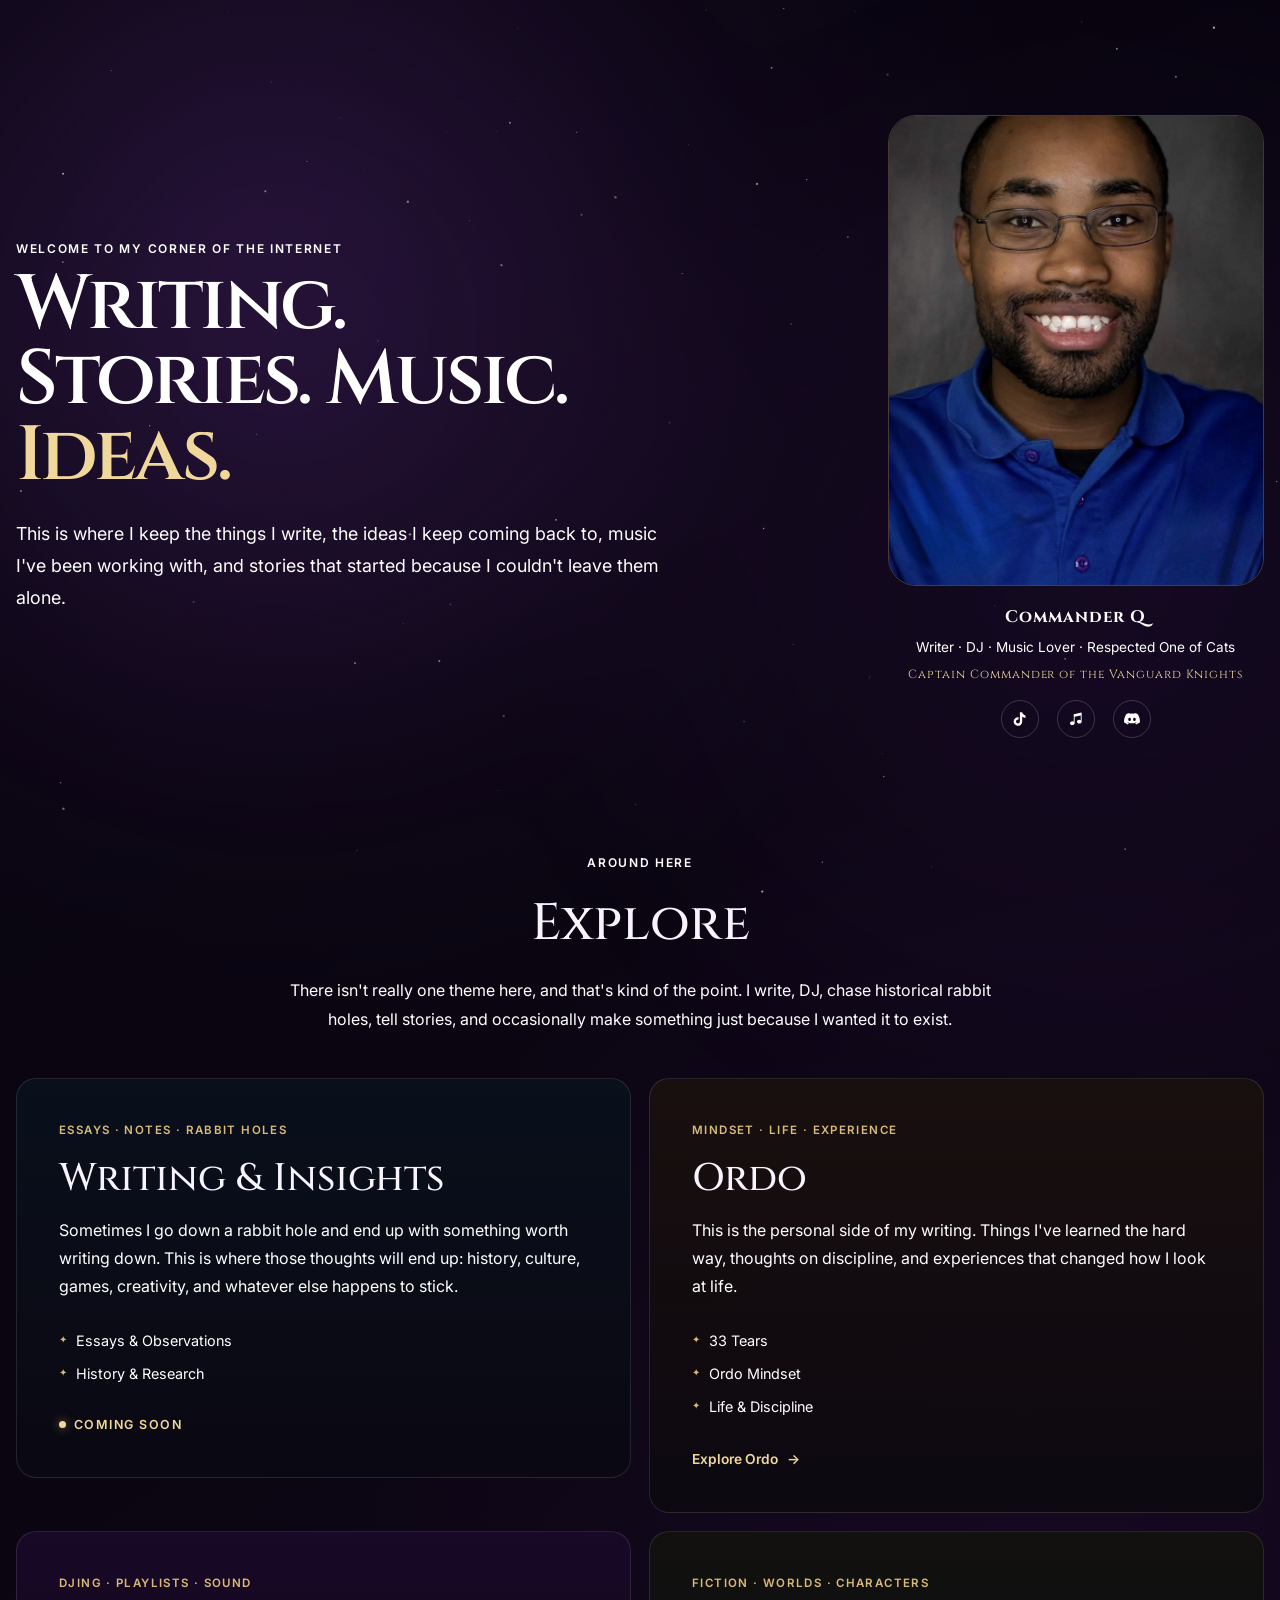
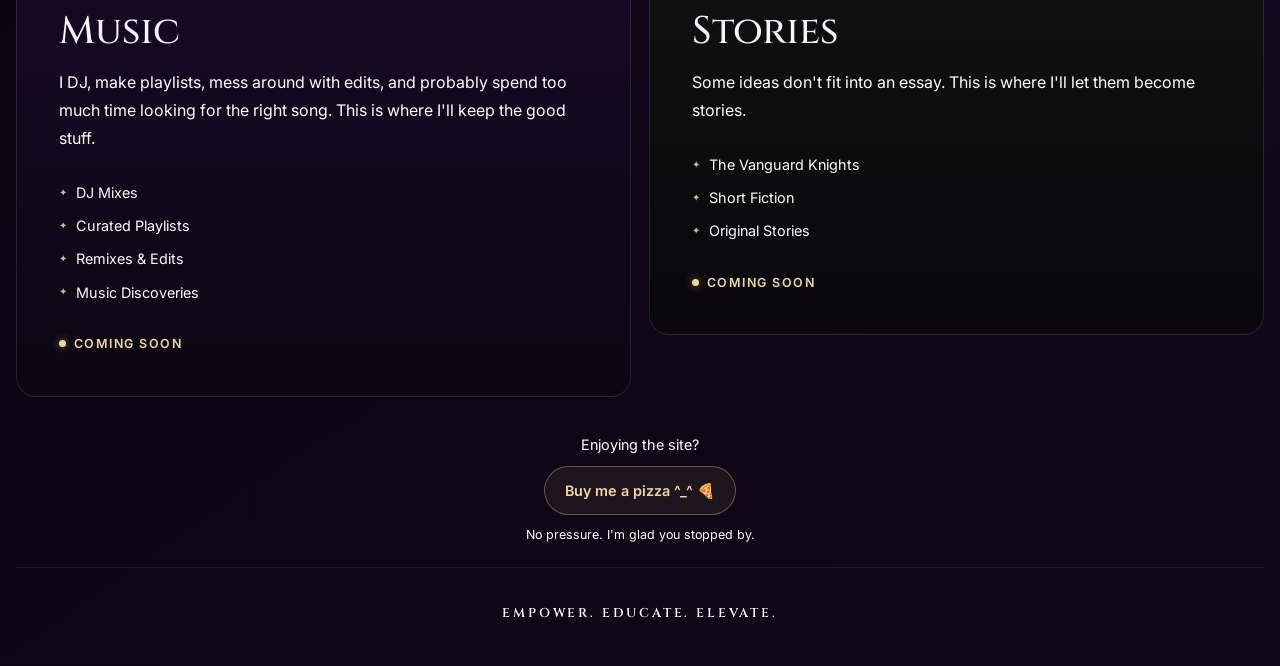
<file: index.html>
<!DOCTYPE html>
<html lang="en">
<head>
  <meta charset="UTF-8" />
  <meta name="viewport" content="width=device-width, initial-scale=1.0" />
  <meta name="theme-color" content="#090611" />

  <meta
    name="description"
    content="Commander Q's personal space for writing, ideas, stories, Ordo Mindset, DJ mixes, music, and creative work."
  />

  <title>Commander Q | Writing, Stories, Music & Ideas</title>

  <link rel="preconnect" href="https://fonts.googleapis.com" />
  <link rel="preconnect" href="https://fonts.gstatic.com" crossorigin />

  <link
    href="https://fonts.googleapis.com/css2?family=Cinzel:wght@500;600;700&family=Inter:wght@400;500;600&display=swap"
    rel="stylesheet"
  />

  <link rel="stylesheet" href="style.css" />

  <style>

    /* TEXT */

    .hero-home,
    .hero-home p,
    .archive-intro p,
    .archive-card p,
    .archive-list,
    .portrait-caption span,
    .portrait-role,
    .support-kicker,
    .support-note {
      color: #ffffff;
    }


    /* HERO */

    .hero-home {
      display: grid;
      grid-template-columns: minmax(0, 1.35fr) minmax(260px, 0.65fr);
      gap: clamp(36px, 7vw, 90px);
      align-items: center;
      min-height: 720px;
      padding-block: clamp(70px, 9vw, 120px);
    }

    .hero-home .hero-copy {
      max-width: 850px;
      margin: 0;
      text-align: left;
    }

    .hero-home h1 {
      margin: 0 0 24px;
      font-size: clamp(3rem, 6vw, 6.2rem);
      font-weight: 600;
      line-height: 0.98;
      letter-spacing: -0.04em;
    }

    .hero-home h1 span {
      color: var(--gold-bright);
    }

    .hero-home .hero-text {
      max-width: 670px;
      margin: 0;
      color: #ffffff;
      font-size: clamp(1rem, 1.4vw, 1.15rem);
      line-height: 1.8;
    }


    /* HEADSHOT */

    .hero-portrait-wrap {
      width: min(100%, 390px);
      margin-inline: auto;
      text-align: center;
    }

    .hero-portrait {
      display: block;
      width: 100%;
      aspect-ratio: 4 / 5;
      object-fit: cover;
      object-position: center;
      border: 1px solid rgba(217, 187, 119, 0.28);
      border-radius: 28px;
      box-shadow: none;
      filter: saturate(0.92) contrast(1.03);
    }

    .portrait-caption {
      width: 100%;
      margin-top: 18px;
      text-align: center;
    }

    .portrait-caption strong {
      display: block;
      font-family: "Cinzel", serif;
      font-size: 1.05rem;
      letter-spacing: 0.06em;
    }

    .portrait-caption span {
      display: block;
      margin-top: 6px;
      color: #ffffff;
      font-size: 0.85rem;
      text-align: center;
    }

    .portrait-role {
      margin-top: 8px;
      color: var(--gold-bright);
      font-family: "Cinzel", serif;
      font-size: 0.74rem;
      letter-spacing: 0.08em;
      line-height: 1.5;
      text-align: center;
    }


    /* SOCIAL GLYPHS */

    .profile-socials {
      display: flex;
      justify-content: center;
      align-items: center;
      gap: 18px;
      margin-top: 16px;
    }

    .profile-socials a {
      display: inline-flex;
      align-items: center;
      justify-content: center;
      width: 38px;
      height: 38px;
      color: #ffffff;
      border: 1px solid rgba(255, 255, 255, 0.18);
      border-radius: 50%;
      text-decoration: none;
      transition:
        color 0.25s ease,
        border-color 0.25s ease,
        background 0.25s ease,
        transform 0.25s ease;
    }

    .profile-socials a:hover {
      color: var(--gold-bright);
      border-color: rgba(217, 187, 119, 0.55);
      background: rgba(217, 187, 119, 0.08);
      transform: translateY(-2px);
    }

    .profile-socials svg {
      width: 18px;
      height: 18px;
      fill: currentColor;
    }


    /* INTRO */

    .archive-intro {
      padding: 0 0 28px;
      text-align: center;
    }

    .archive-intro h2 {
      margin-bottom: 12px;
      font-size: clamp(2rem, 4vw, 3.7rem);
      font-weight: 500;
    }

    .archive-intro p:not(.eyebrow) {
      max-width: 720px;
      margin-inline: auto;
      color: #ffffff;
      line-height: 1.8;
    }


    /* CARDS */

    .archive-grid {
      grid-template-columns: repeat(2, minmax(0, 1fr));
      padding-bottom: 22px;
    }

    .archive-card {
      min-height: 360px;
      align-items: flex-start;
      text-align: left;
    }

    .archive-card h2 {
      max-width: none;
    }

    .archive-card p {
      max-width: 620px;
      color: #ffffff;
      line-height: 1.75;
    }

    .archive-list {
      display: grid;
      gap: 10px;
      width: 100%;
      margin: -5px 0 30px;
      padding: 0;
      list-style: none;
      color: #ffffff;
      font-size: 0.9rem;
    }

    .archive-list li {
      display: flex;
      gap: 9px;
      align-items: center;
    }

    .archive-list li::before {
      content: "✦";
      color: var(--gold);
      font-size: 0.65rem;
    }

    .writing-card {
      background:
        linear-gradient(
          rgba(8, 17, 28, 0.86),
          rgba(10, 8, 18, 0.9)
        ),
        var(--panel);
    }

    .ordo-card {
      background:
        linear-gradient(
          rgba(28, 18, 10, 0.76),
          rgba(12, 8, 17, 0.92)
        ),
        var(--panel);
    }

    .music-card {
      background:
        linear-gradient(
          rgba(27, 9, 42, 0.82),
          rgba(11, 7, 18, 0.94)
        ),
        var(--panel);
    }

    .stories-card {
      background:
        linear-gradient(
          rgba(18, 20, 13, 0.8),
          rgba(9, 8, 13, 0.95)
        ),
        var(--panel);
    }


    /* COMING SOON */

    .coming-soon {
      display: inline-flex;
      align-items: center;
      gap: 8px;
      margin-top: auto;
      color: var(--gold-bright);
      font-size: 0.78rem;
      font-weight: 600;
      letter-spacing: 0.12em;
      text-transform: uppercase;
    }

    .coming-soon::before {
      content: "";
      width: 7px;
      height: 7px;
      border-radius: 50%;
      background: var(--gold-bright);
      box-shadow: 0 0 10px rgba(217, 187, 119, 0.6);
    }


    /* SUPPORT */

    .support-section {
      grid-column: 1 / -1;
      width: 100%;
      margin-top: 10px;
      padding-top: 8px;
      text-align: center;
    }

    .support-kicker {
      margin: 0 0 10px;
      color: #ffffff;
      font-size: 0.9rem;
    }

    .support-button {
      display: inline-flex;
      align-items: center;
      justify-content: center;
      padding: 12px 20px;
      color: var(--gold-bright);
      border: 1px solid rgba(217, 187, 119, 0.4);
      border-radius: 999px;
      background: rgba(217, 187, 119, 0.08);
      font-size: 0.9rem;
      font-weight: 600;
      text-decoration: none;
      transition:
        background 0.25s ease,
        border-color 0.25s ease,
        transform 0.25s ease;
    }

    .support-button:hover {
      background: rgba(217, 187, 119, 0.14);
      border-color: var(--gold-bright);
      transform: translateY(-2px);
    }

    .support-note {
      margin: 10px 0 0;
      color: #ffffff;
      font-size: 0.78rem;
    }


    /* FOOTER */

    .site-footer {
      margin-top: 0;
      padding: 36px 20px 42px;
      text-align: center;
      border-top: 1px solid rgba(255, 255, 255, 0.08);
    }

    .footer-motto {
      display: inline-block;
      margin: 0;
      color: #ffffff;
      font-family: "Cinzel", serif;
      font-size: clamp(0.78rem, 1.4vw, 0.95rem);
      font-weight: 600;
      letter-spacing: 0.22em;
      text-transform: uppercase;

      background:
        linear-gradient(
          110deg,
          #ffffff 0%,
          #ffffff 40%,
          var(--gold-bright) 47%,
          #f5dea0 50%,
          var(--gold-bright) 53%,
          #ffffff 60%,
          #ffffff 100%
        );

      background-size: 300% 100%;
      background-position: 100% 0;

      -webkit-background-clip: text;
      background-clip: text;
      -webkit-text-fill-color: transparent;

      animation: footer-shimmer 3s ease-in-out infinite;
    }

    @keyframes footer-shimmer {

      0%,
      62% {
        background-position: 100% 0;
      }

      100% {
        background-position: -100% 0;
      }

    }


    /* REDUCED MOTION */

    @media (prefers-reduced-motion: reduce) {

      .footer-motto {
        animation: none;
        background: none;
        color: #ffffff;
        -webkit-text-fill-color: #ffffff;
      }

    }


    /* TABLET */

    @media (max-width: 960px) {

      .hero-home {
        grid-template-columns: 1fr;
        min-height: auto;
        padding-block: 72px;
      }

      .hero-home .hero-copy {
        margin-inline: auto;
        text-align: center;
      }

      .hero-home .hero-text {
        margin-inline: auto;
      }

      .hero-portrait-wrap {
        width: min(78vw, 350px);
      }

      .archive-grid {
        grid-template-columns: 1fr;
      }

    }


    /* MOBILE */

    @media (max-width: 680px) {

      .hero-home {
        padding-block: 60px;
      }

      .hero-home h1 {
        font-size: clamp(2.7rem, 13vw, 4.4rem);
      }

      .archive-card {
        min-height: 320px;
      }

      .archive-grid {
        padding-bottom: 16px;
      }

      .support-section {
        margin-top: 4px;
      }

      .site-footer {
        padding: 30px 18px 36px;
      }

      .footer-motto {
        letter-spacing: 0.14em;
      }

    }

  </style>
</head>

<body>

  <canvas id="starfield" aria-hidden="true"></canvas>
  <div class="ambient-glow" aria-hidden="true"></div>


  <main>


    <!-- HERO -->

    <section
      id="home"
      class="hero-home section-shell reveal"
    >

      <div class="hero-copy">

        <p class="eyebrow">
          Welcome to my corner of the internet
        </p>

        <h1>
          Writing.<br />
          Stories. Music.<br />
          <span>Ideas.</span>
        </h1>

        <p class="hero-text">
          This is where I keep the things I write, the ideas I keep
          coming back to, music I've been working with, and stories
          that started because I couldn't leave them alone.
        </p>

      </div>


      <div class="hero-portrait-wrap">

        <img
          class="hero-portrait"
          src="images/headshot.jpg"
          alt="Portrait of Commander Q"
        />

        <div class="portrait-caption">

          <strong>
            Commander Q
          </strong>

          <span>
            Writer · DJ · Music Lover · Respected One of Cats
          </span>

          <div class="portrait-role">
            Captain Commander of the Vanguard Knights
          </div>


          <!-- SOCIAL GLYPHS -->

          <div class="profile-socials">

            <a
              href="https://www.tiktok.com/@commandr_q"
              target="_blank"
              rel="noopener noreferrer"
              aria-label="Commander Q on TikTok"
              title="TikTok"
            >
              <svg viewBox="0 0 24 24" aria-hidden="true">
                <path d="M16.6 5.82A4.28 4.28 0 0 1 14.95 3h-3.08v12.4a2.59 2.59 0 1 1-2.59-2.59c.27 0 .53.04.78.12V9.79a5.7 5.7 0 1 0 4.89 5.64V9.14a7.35 7.35 0 0 0 4.3 1.38V7.44a4.3 4.3 0 0 1-2.65-1.62z"/>
              </svg>
            </a>

            <a
              href="https://music.apple.com/profile/cmdrq_music"
              target="_blank"
              rel="noopener noreferrer"
              aria-label="Commander Q on Apple Music"
              title="Apple Music"
            >
              <svg viewBox="0 0 24 24" aria-hidden="true">
                <path d="M19.5 3.4 9 5.55v10.02a3.45 3.45 0 0 0-1.9-.54c-1.72 0-3.1 1.12-3.1 2.5S5.38 20 7.1 20s3.1-1.12 3.1-2.5V9.05l8.1-1.65v6.17a3.45 3.45 0 0 0-1.9-.54c-1.72 0-3.1 1.12-3.1 2.5S14.68 18 16.4 18s3.1-1.12 3.1-2.5V3.4z"/>
              </svg>
            </a>

            <a
              href="discord://-/users/580454323927121920"
              aria-label="Commander Q on Discord"
              title="Discord: commander_q_3"
            >
              <svg viewBox="0 0 24 24" aria-hidden="true">
                <path d="M19.54 5.34A16.3 16.3 0 0 0 15.44 4l-.5 1.03a15.1 15.1 0 0 0-5.87 0L8.56 4a16.5 16.5 0 0 0-4.1 1.35C1.87 9.2 1.17 12.95 1.52 16.65a16.7 16.7 0 0 0 5.03 2.55l1.23-1.68a10.6 10.6 0 0 1-1.94-.93l.48-.37a11.65 11.65 0 0 0 11.36 0l.48.37a10.6 10.6 0 0 1-1.94.93l1.23 1.68a16.7 16.7 0 0 0 5.03-2.55c.41-4.29-.7-8-2.94-11.31zM8.76 14.55c-1 0-1.82-.92-1.82-2.05 0-1.14.8-2.06 1.82-2.06s1.84.93 1.82 2.06c0 1.13-.8 2.05-1.82 2.05zm6.48 0c-1 0-1.82-.92-1.82-2.05 0-1.14.8-2.06 1.82-2.06s1.84.93 1.82 2.06c0 1.13-.8 2.05-1.82 2.05z"/>
              </svg>
            </a>

          </div>

        </div>

      </div>

    </section>


    <!-- EXPLORE -->

    <section
      id="archive"
      class="archive-intro section-shell reveal"
    >

      <p class="eyebrow">
        Around Here
      </p>

      <h2>
        Explore
      </h2>

      <p>
        There isn't really one theme here, and that's kind of the point.
        I write, DJ, chase historical rabbit holes, tell stories,
        and occasionally make something just because I wanted it to exist.
      </p>

    </section>


    <!-- CARDS -->

    <section
      class="destination-section archive-grid section-shell reveal"
      aria-label="Explore the Commander Q website"
    >


      <!-- WRITING -->

      <div
        id="writing"
        class="destination-card archive-card writing-card"
      >

        <span class="destination-label">
          Essays · Notes · Rabbit Holes
        </span>

        <h2>
          Writing &amp; Insights
        </h2>

        <p>
          Sometimes I go down a rabbit hole and end up with something
          worth writing down. This is where those thoughts will end up:
          history, culture, games, creativity, and whatever else
          happens to stick.
        </p>

        <ul
          class="archive-list"
          aria-label="Writing and insights"
        >
          <li>
            Essays &amp; Observations
          </li>

          <li>
            History &amp; Research
          </li>

        </ul>

        <span class="coming-soon">
          Coming Soon
        </span>

      </div>


      <!-- ORDO -->

      <a
        id="ordo"
        class="destination-card archive-card ordo-card"
        href="ordo/index.html"
      >

        <span class="destination-label">
          Mindset · Life · Experience
        </span>

        <h2>
          Ordo
        </h2>

        <p>
          This is the personal side of my writing. Things I've learned
          the hard way, thoughts on discipline, and experiences that
          changed how I look at life.
        </p>

        <ul
          class="archive-list"
          aria-label="Ordo writing"
        >
          <li>
            33 Tears
          </li>

          <li>
            Ordo Mindset
          </li>

          <li>
            Life &amp; Discipline
          </li>
        </ul>

        <span class="destination-link">
          Explore Ordo
          <span aria-hidden="true">→</span>
        </span>

      </a>


      <!-- MUSIC -->

      <div
        id="music"
        class="destination-card archive-card music-card"
      >

        <span class="destination-label">
          DJing · Playlists · Sound
        </span>

        <h2>
          Music
        </h2>

        <p>
          I DJ, make playlists, mess around with edits,
          and probably spend too much time looking for the right song.
          This is where I'll keep the good stuff.
        </p>

        <ul
          class="archive-list"
          aria-label="Music"
        >
          <li>
            DJ Mixes
          </li>

          <li>
            Curated Playlists
          </li>

          <li>
            Remixes &amp; Edits
          </li>

          <li>
            Music Discoveries
          </li>
        </ul>

        <span class="coming-soon">
          Coming Soon
        </span>

      </div>


      <!-- STORIES -->

      <div
        id="stories"
        class="destination-card archive-card stories-card"
      >

        <span class="destination-label">
          Fiction · Worlds · Characters
        </span>

        <h2>
          Stories
        </h2>

        <p>
          Some ideas don't fit into an essay.
          This is where I'll let them become stories.
        </p>

        <ul
          class="archive-list"
          aria-label="Stories"
        >
          <li>
            The Vanguard Knights
          </li>

          <li>
            Short Fiction
          </li>

          <li>
            Original Stories
          </li>
        </ul>

        <span class="coming-soon">
          Coming Soon
        </span>

      </div>


      <!-- SUPPORT -->

      <div class="support-section">

        <p class="support-kicker">
          Enjoying the site?
        </p>

        <a
          class="support-button"
          href="https://square.link/u/E37Gsz7R?src=sheet"
          target="_blank"
          rel="noopener noreferrer"
        >
          Buy me a pizza ^_^ 🍕
        </a>

        <p class="support-note">
          No pressure. I'm glad you stopped by.
        </p>

      </div>

    </section>

  </main>


  <!-- FOOTER -->

  <footer class="site-footer section-shell">
    <p class="footer-motto">
      Empower. Educate. Elevate.
    </p>
  </footer>


  <!-- SCRIPT -->

  <script src="script.js"></script>

</body>
</html>
</file>
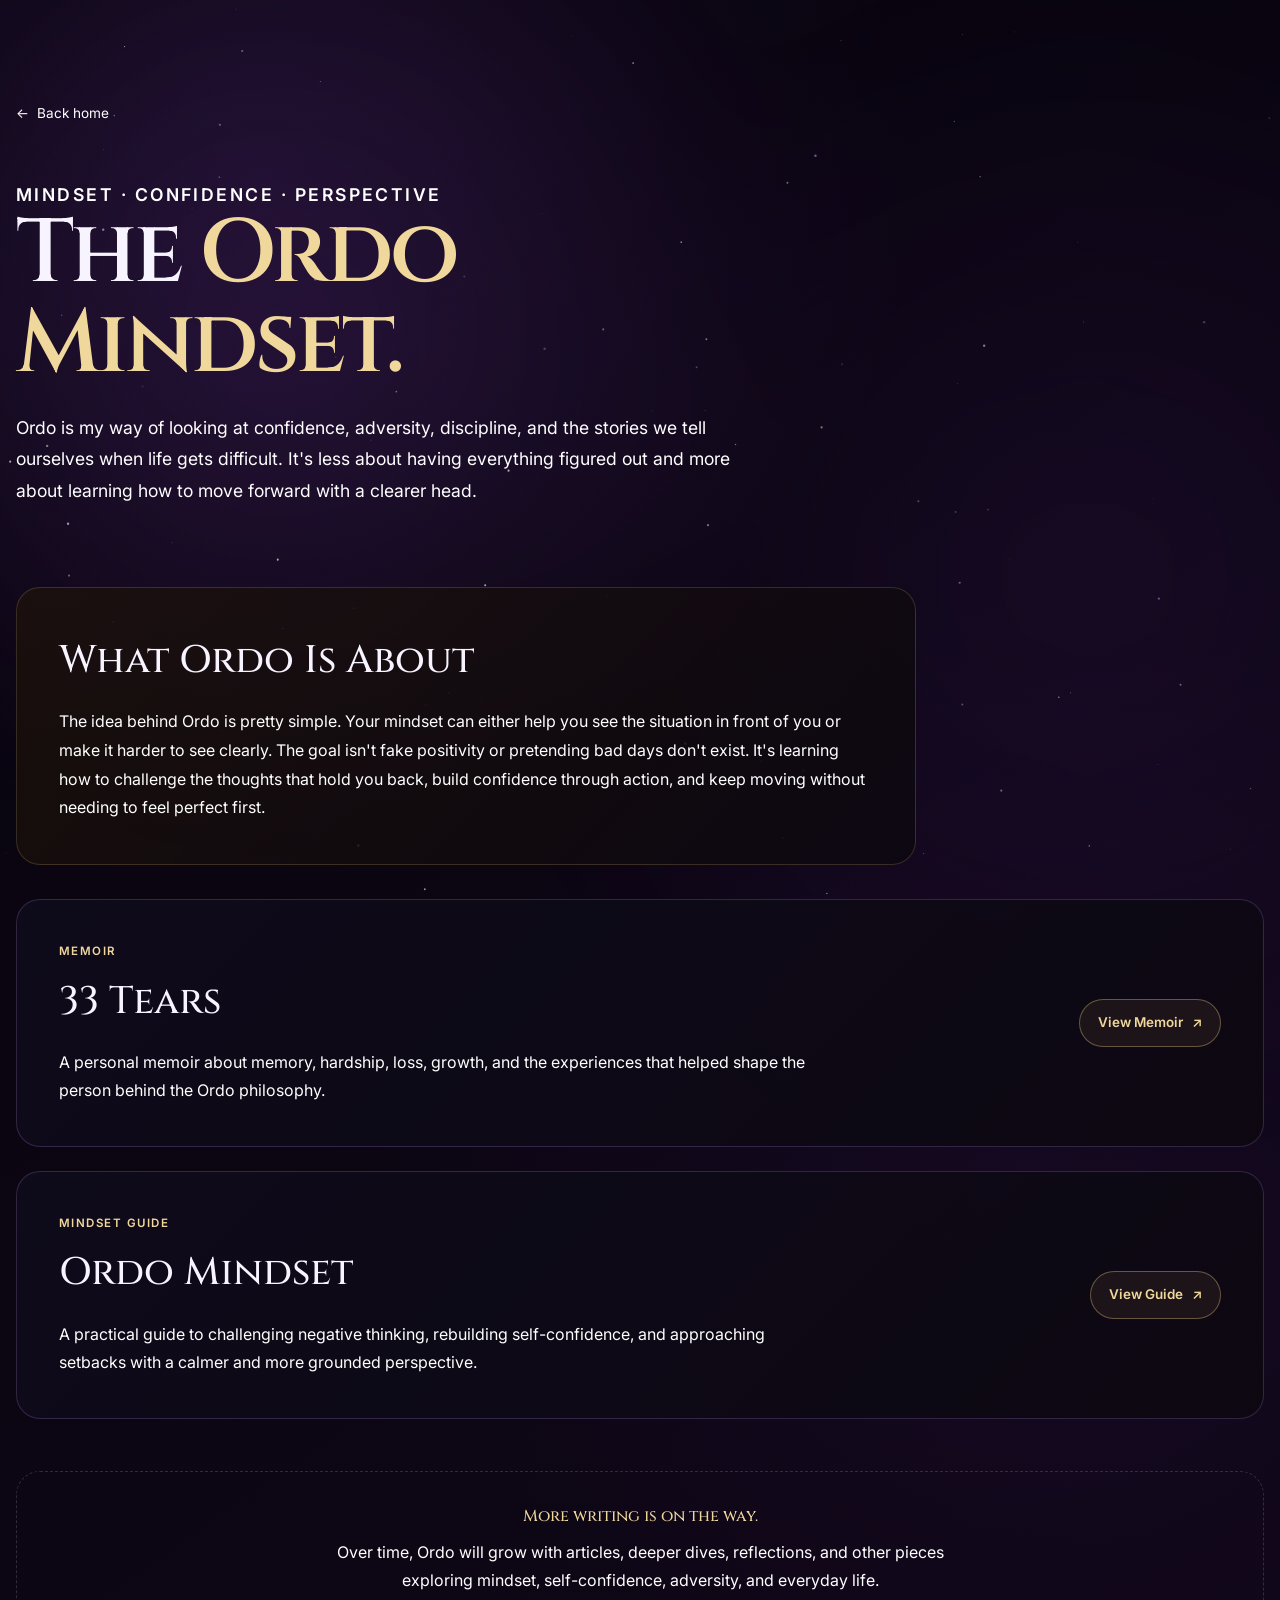
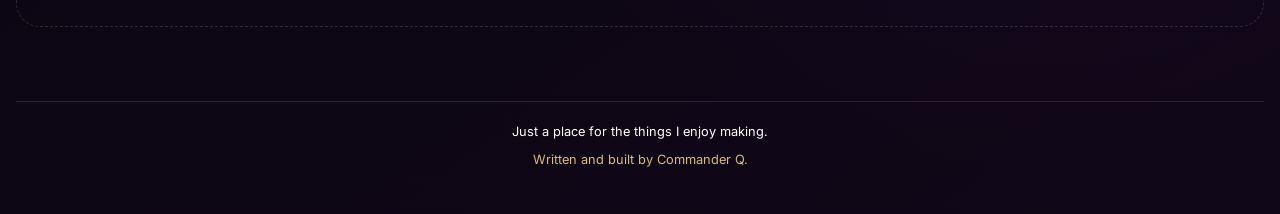
<file: ordo/index.html>
<!DOCTYPE html>
<html lang="en">
<head>
  <meta charset="UTF-8" />
  <meta name="viewport" content="width=device-width, initial-scale=1.0" />
  <meta name="theme-color" content="#090611" />

  <meta
    name="description"
    content="Ordo is Commander Q's mindset and self-confidence philosophy, with writing on perspective, discipline, confidence, reflection, and personal growth."
  />

  <title>Ordo | Commander Q</title>

  <link rel="preconnect" href="https://fonts.googleapis.com" />
  <link rel="preconnect" href="https://fonts.gstatic.com" crossorigin />

  <link
    href="https://fonts.googleapis.com/css2?family=Cinzel:wght@500;600;700&family=Inter:wght@400;500;600&display=swap"
    rel="stylesheet"
  />

  <link rel="stylesheet" href="../style.css" />

  <style>

    /* PAGE */

    .ordo-page {
      min-height: 100vh;
      padding-top: clamp(60px, 8vw, 100px);
      padding-bottom: 40px;
    }


    /* BACK */

    .back-link {
      display: inline-flex;
      align-items: center;
      gap: 8px;
      margin-bottom: 54px;
      color: #ffffff;
      font-size: 0.85rem;
      text-decoration: none;
      transition:
        color 0.25s ease,
        transform 0.25s ease;
    }

    .back-link:hover {
      color: var(--gold-bright);
      transform: translateX(-3px);
    }


    /* INTRO */

    .ordo-intro {
      max-width: 820px;
      margin-bottom: clamp(50px, 7vw, 80px);
    }

    .ordo-intro h1 {
      margin: 0 0 22px;
      font-size: clamp(3rem, 7vw, 6rem);
      font-weight: 600;
      line-height: 1;
      letter-spacing: -0.04em;
    }

    .ordo-intro h1 span {
      color: var(--gold-bright);
    }

    .ordo-intro p {
      max-width: 720px;
      margin: 0;
      color: #ffffff;
      font-size: clamp(1rem, 1.4vw, 1.1rem);
      line-height: 1.8;
    }


    /* PHILOSOPHY */

    .ordo-philosophy {
      max-width: 900px;
      margin-bottom: 34px;
      padding: clamp(28px, 4vw, 42px);
      border: 1px solid rgba(217, 187, 119, 0.2);
      border-radius: 24px;
      background:
        linear-gradient(
          135deg,
          rgba(30, 19, 10, 0.72),
          rgba(12, 8, 17, 0.94)
        );
    }

    .ordo-philosophy h2 {
      margin: 0 0 16px;
      font-size: clamp(1.7rem, 3vw, 2.5rem);
      font-weight: 500;
    }

    .ordo-philosophy p {
      margin: 0;
      color: #ffffff;
      line-height: 1.8;
    }


    /* WRITING */

    .writing-list {
      display: grid;
      gap: 24px;
    }

    .writing-entry {
      display: grid;
      grid-template-columns: minmax(0, 1fr) auto;
      gap: 30px;
      align-items: center;
      padding: clamp(28px, 4vw, 42px);
      border: 1px solid rgba(199, 156, 255, 0.2);
      border-radius: 24px;
      background:
        linear-gradient(
          135deg,
          rgba(15, 11, 27, 0.94),
          rgba(12, 8, 17, 0.94)
        );
      transition:
        border-color 0.25s ease,
        transform 0.25s ease,
        background 0.25s ease;
    }

    .writing-entry:hover {
      border-color: rgba(217, 187, 119, 0.42);
      transform: translateY(-2px);
      background:
        linear-gradient(
          135deg,
          rgba(22, 14, 32, 0.96),
          rgba(15, 10, 20, 0.96)
        );
    }

    .writing-category {
      display: block;
      margin-bottom: 10px;
      color: var(--gold-bright);
      font-size: 0.72rem;
      font-weight: 600;
      letter-spacing: 0.13em;
      text-transform: uppercase;
    }

    .writing-entry h2 {
      margin: 0 0 16px;
      font-size: clamp(1.7rem, 3vw, 2.5rem);
      font-weight: 500;
    }

    .writing-entry p {
      max-width: 760px;
      margin: 0;
      color: #ffffff;
      line-height: 1.75;
    }


    /* BUTTON */

    .writing-link {
      display: inline-flex;
      align-items: center;
      justify-content: center;
      gap: 9px;
      min-width: 130px;
      padding: 12px 18px;
      color: var(--gold-bright);
      border: 1px solid rgba(217, 187, 119, 0.4);
      border-radius: 999px;
      background: rgba(217, 187, 119, 0.07);
      font-size: 0.84rem;
      font-weight: 600;
      text-decoration: none;
      white-space: nowrap;
      transition:
        background 0.25s ease,
        border-color 0.25s ease,
        transform 0.25s ease;
    }

    .writing-link:hover {
      border-color: var(--gold-bright);
      background: rgba(217, 187, 119, 0.14);
      transform: translateY(-2px);
    }


    /* FUTURE */

    .future-writing {
      margin-top: 28px;
      padding: 32px;
      border: 1px dashed rgba(255, 255, 255, 0.15);
      border-radius: 24px;
      text-align: center;
    }

    .future-writing strong {
      display: block;
      margin-bottom: 8px;
      color: var(--gold-bright);
      font-family: "Cinzel", serif;
      font-size: 1rem;
      font-weight: 500;
    }

    .future-writing p {
      max-width: 660px;
      margin: 0 auto;
      color: #ffffff;
      line-height: 1.75;
    }


    /* FOOTER */

    .site-footer {
      margin-top: 34px;
      padding-top: 20px;
    }

    .footer-intro {
      text-align: center;
    }

    .footer-intro p {
      color: #ffffff;
    }


    /* TABLET */

    @media (max-width: 760px) {

      .ordo-page {
        padding-top: 48px;
      }

      .back-link {
        margin-bottom: 42px;
      }

      .writing-entry {
        grid-template-columns: 1fr;
        gap: 24px;
      }

      .writing-link {
        width: fit-content;
      }

    }


    /* MOBILE */

    @media (max-width: 520px) {

      .ordo-intro h1 {
        font-size: clamp(2.8rem, 15vw, 4.5rem);
      }

      .ordo-philosophy,
      .writing-entry {
        padding: 26px 22px;
        border-radius: 20px;
      }

      .writing-link {
        width: 100%;
      }

    }

  </style>
</head>

<body>

  <canvas id="starfield" aria-hidden="true"></canvas>
  <div class="ambient-glow" aria-hidden="true"></div>


  <!-- ORDO -->

  <main class="ordo-page section-shell">

    <a
      class="back-link"
      href="../index.html"
    >
      <span aria-hidden="true">←</span>
      Back home
    </a>


    <!-- INTRO -->

    <section class="ordo-intro reveal">

      <p class="eyebrow">
        Mindset · Confidence · Perspective
      </p>

      <h1>
        The <span>Ordo Mindset.</span>
      </h1>

      <p>
        Ordo is my way of looking at confidence, adversity, discipline,
        and the stories we tell ourselves when life gets difficult.
        It's less about having everything figured out and more about
        learning how to move forward with a clearer head.
      </p>

    </section>


    <!-- PHILOSOPHY -->

    <section class="ordo-philosophy reveal">

      <h2>
        What Ordo Is About
      </h2>

      <p>
        The idea behind Ordo is pretty simple. Your mindset can either
        help you see the situation in front of you or make it harder to
        see clearly. The goal isn't fake positivity or pretending bad
        days don't exist. It's learning how to challenge the thoughts
        that hold you back, build confidence through action, and keep
        moving without needing to feel perfect first.
      </p>

    </section>


    <!-- WRITING -->

    <section
      class="writing-list reveal"
      aria-label="Ordo writing"
    >


      <!-- 33 TEARS -->

      <article class="writing-entry">

        <div>

          <span class="writing-category">
            Memoir
          </span>

          <h2>
            33 Tears
          </h2>

          <p>
            A personal memoir about memory, hardship, loss, growth,
            and the experiences that helped shape the person behind
            the Ordo philosophy.
          </p>

        </div>

        <a
          class="writing-link"
          href="https://vcsstore.gumroad.com/l/33tears"
          target="_blank"
          rel="noopener noreferrer"
        >
          View Memoir
          <span aria-hidden="true">↗</span>
        </a>

      </article>


      <!-- ORDO MINDSET -->

      <article class="writing-entry">

        <div>

          <span class="writing-category">
            Mindset Guide
          </span>

          <h2>
            Ordo Mindset
          </h2>

          <p>
            A practical guide to challenging negative thinking,
            rebuilding self-confidence, and approaching setbacks
            with a calmer and more grounded perspective.
          </p>

        </div>

        <a
          class="writing-link"
          href="https://vcsstore.gumroad.com/l/ordo-mindset"
          target="_blank"
          rel="noopener noreferrer"
        >
          View Guide
          <span aria-hidden="true">↗</span>
        </a>

      </article>


      <!-- FUTURE -->

      <div class="future-writing">

        <strong>
          More writing is on the way.
        </strong>

        <p>
          Over time, Ordo will grow with articles, deeper dives,
          reflections, and other pieces exploring mindset,
          self-confidence, adversity, and everyday life.
        </p>

      </div>

    </section>

  </main>


  <!-- FOOTER -->

  <footer class="site-footer section-shell">

    <div class="footer-intro">

      <p>
        Just a place for the things I enjoy making.
      </p>

      <p class="site-credit">
        Written and built by Commander Q.
      </p>

    </div>

  </footer>

  <script src="../script.js"></script>

</body>
</html>
</file>
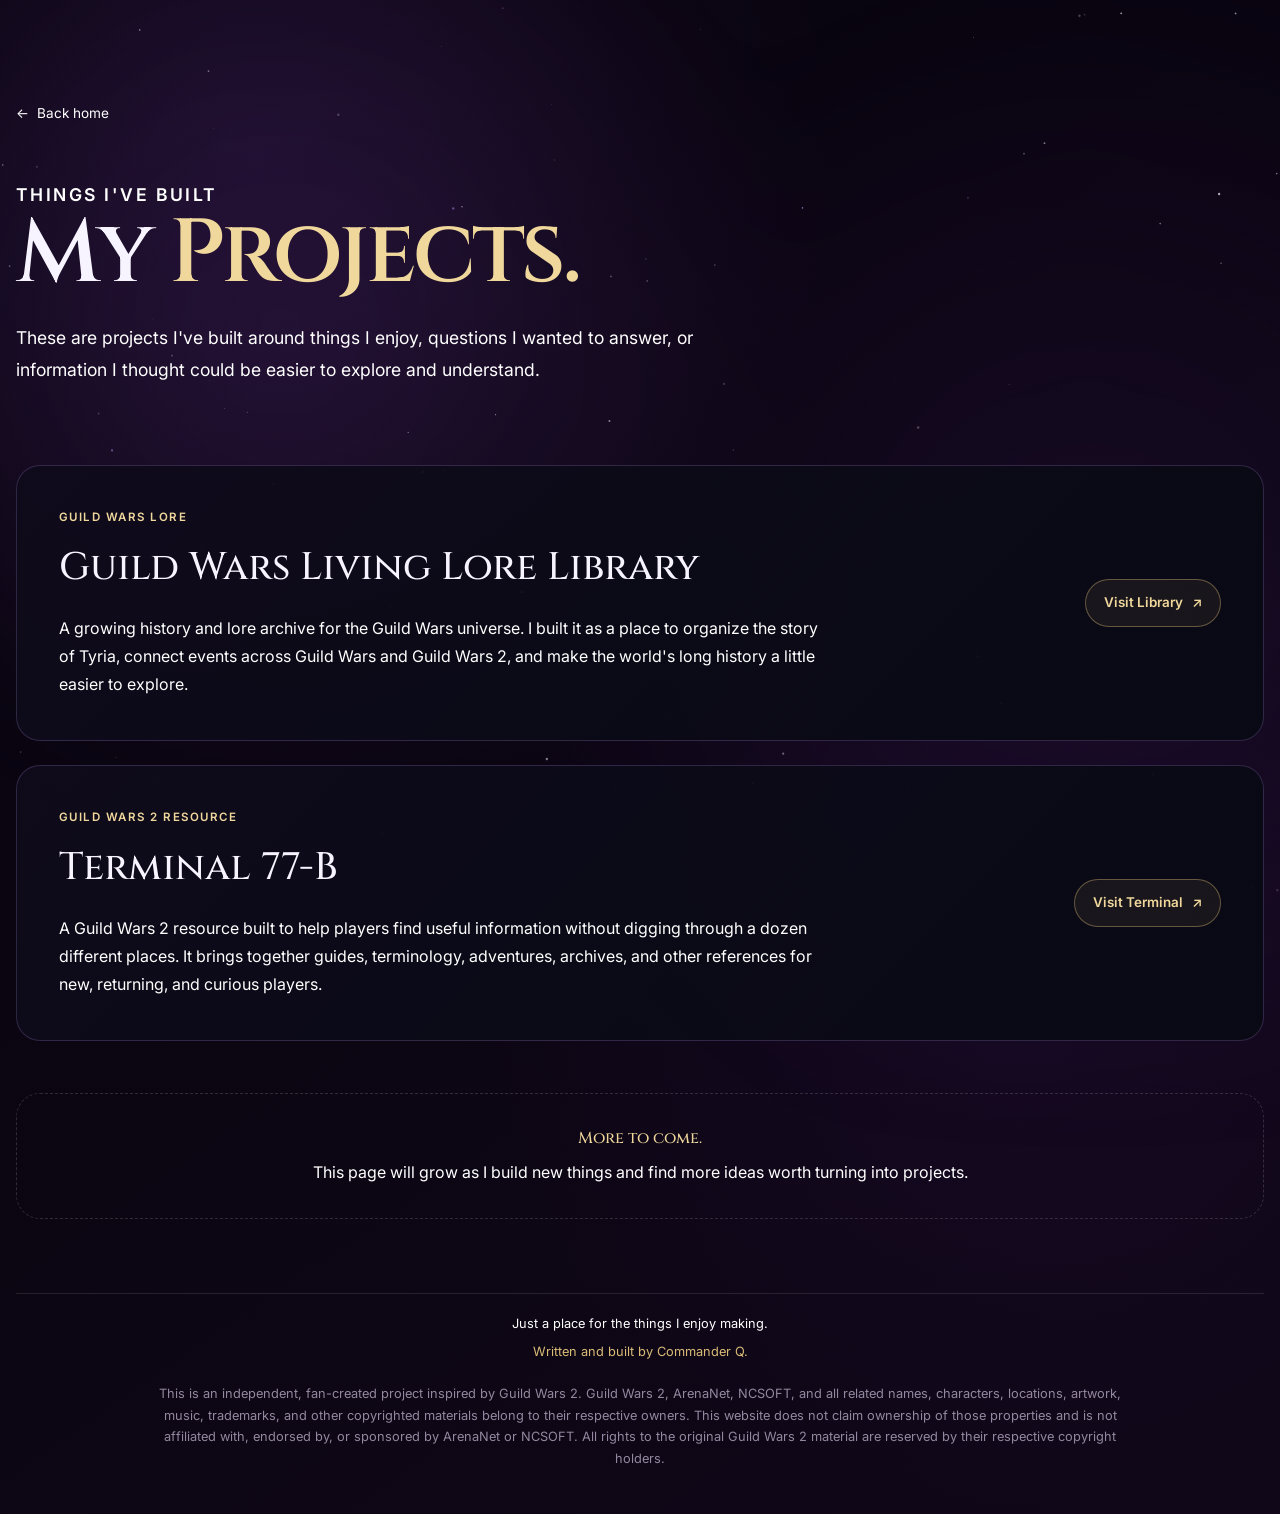
<file: projects/index.html>
<!DOCTYPE html>
<html lang="en">
<head>
  <meta charset="UTF-8" />
  <meta name="viewport" content="width=device-width, initial-scale=1.0" />
  <meta name="theme-color" content="#090611" />

  <meta
    name="description"
    content="Projects created and maintained by Commander Q, including Guild Wars community resources, archives, and personal projects."
  />

  <title>Projects | Commander Q</title>

  <link rel="preconnect" href="https://fonts.googleapis.com" />
  <link rel="preconnect" href="https://fonts.gstatic.com" crossorigin />

  <link
    href="https://fonts.googleapis.com/css2?family=Cinzel:wght@500;600;700&family=Inter:wght@400;500;600&display=swap"
    rel="stylesheet"
  />

  <link rel="stylesheet" href="../style.css" />

  <style>

    /* PAGE */

    .projects-page {
      min-height: 100vh;
      padding-top: clamp(60px, 8vw, 100px);
      padding-bottom: 40px;
    }


    /* BACK */

    .back-link {
      display: inline-flex;
      align-items: center;
      gap: 8px;
      margin-bottom: 54px;
      color: #ffffff;
      font-size: 0.85rem;
      text-decoration: none;
      transition:
        color 0.25s ease,
        transform 0.25s ease;
    }

    .back-link:hover {
      color: var(--gold-bright);
      transform: translateX(-3px);
    }


    /* INTRO */

    .projects-intro {
      max-width: 780px;
      margin-bottom: clamp(50px, 7vw, 80px);
    }

    .projects-intro h1 {
      margin: 0 0 22px;
      font-size: clamp(3rem, 7vw, 6rem);
      font-weight: 600;
      line-height: 1;
      letter-spacing: -0.04em;
    }

    .projects-intro h1 span {
      color: var(--gold-bright);
    }

    .projects-intro p {
      max-width: 680px;
      margin: 0;
      color: #ffffff;
      font-size: clamp(1rem, 1.4vw, 1.1rem);
      line-height: 1.8;
    }


    /* PROJECT LIST */

    .project-list {
      display: grid;
      gap: 24px;
    }

    .project-entry {
      display: grid;
      grid-template-columns: minmax(0, 1fr) auto;
      gap: 30px;
      align-items: center;
      padding: clamp(28px, 4vw, 42px);
      border: 1px solid rgba(199, 156, 255, 0.2);
      border-radius: 24px;
      background:
        linear-gradient(
          135deg,
          rgba(15, 11, 27, 0.94),
          rgba(8, 10, 20, 0.94)
        );
      transition:
        border-color 0.25s ease,
        transform 0.25s ease,
        background 0.25s ease;
    }

    .project-entry:hover {
      border-color: rgba(217, 187, 119, 0.42);
      transform: translateY(-2px);
      background:
        linear-gradient(
          135deg,
          rgba(20, 14, 32, 0.96),
          rgba(10, 12, 23, 0.96)
        );
    }

    .project-category {
      display: block;
      margin-bottom: 10px;
      color: var(--gold-bright);
      font-size: 0.72rem;
      font-weight: 600;
      letter-spacing: 0.13em;
      text-transform: uppercase;
    }

    .project-entry h2 {
      margin: 0 0 16px;
      font-size: clamp(1.7rem, 3vw, 2.5rem);
      font-weight: 500;
    }

    .project-entry p {
      max-width: 760px;
      margin: 0;
      color: #ffffff;
      line-height: 1.75;
    }


    /* PROJECT BUTTON */

    .project-link {
      display: inline-flex;
      align-items: center;
      justify-content: center;
      gap: 9px;
      min-width: 130px;
      padding: 12px 18px;
      color: var(--gold-bright);
      border: 1px solid rgba(217, 187, 119, 0.4);
      border-radius: 999px;
      background: rgba(217, 187, 119, 0.07);
      font-size: 0.84rem;
      font-weight: 600;
      text-decoration: none;
      white-space: nowrap;
      transition:
        background 0.25s ease,
        border-color 0.25s ease,
        transform 0.25s ease;
    }

    .project-link:hover {
      border-color: var(--gold-bright);
      background: rgba(217, 187, 119, 0.14);
      transform: translateY(-2px);
    }


    /* MORE PROJECTS */

    .more-projects {
      margin-top: 28px;
      padding: 32px;
      border: 1px dashed rgba(255, 255, 255, 0.15);
      border-radius: 24px;
      text-align: center;
    }

    .more-projects p {
      margin: 0;
      color: #ffffff;
      line-height: 1.7;
    }

    .more-projects strong {
      display: block;
      margin-bottom: 7px;
      color: var(--gold-bright);
      font-family: "Cinzel", serif;
      font-size: 1rem;
      font-weight: 500;
    }


    /* FOOTER */

    .site-footer {
      margin-top: 34px;
      padding-top: 20px;
    }

    .footer-intro {
      text-align: center;
    }

    .footer-intro p {
      color: #ffffff;
    }


    /* TABLET */

    @media (max-width: 760px) {

      .projects-page {
        padding-top: 48px;
      }

      .back-link {
        margin-bottom: 42px;
      }

      .project-entry {
        grid-template-columns: 1fr;
        gap: 24px;
      }

      .project-link {
        width: fit-content;
      }

    }


    /* MOBILE */

    @media (max-width: 520px) {

      .projects-intro h1 {
        font-size: clamp(2.8rem, 15vw, 4.5rem);
      }

      .project-entry {
        padding: 26px 22px;
        border-radius: 20px;
      }

      .project-link {
        width: 100%;
      }

    }

  </style>
</head>

<body>

  <canvas id="starfield" aria-hidden="true"></canvas>
  <div class="ambient-glow" aria-hidden="true"></div>


  <!-- PROJECTS -->

  <main class="projects-page section-shell">

    <a
      class="back-link"
      href="../index.html"
    >
      <span aria-hidden="true">←</span>
      Back home
    </a>


    <!-- INTRO -->

    <section class="projects-intro reveal">

      <p class="eyebrow">
        Things I've Built
      </p>

      <h1>
        My <span>Projects.</span>
      </h1>

      <p>
        These are projects I've built around things I enjoy,
        questions I wanted to answer, or information I thought
        could be easier to explore and understand.
      </p>

    </section>


    <!-- PROJECT LIST -->

    <section
      class="project-list reveal"
      aria-label="Commander Q projects"
    >


      <!-- LIVING LORE LIBRARY -->

      <article class="project-entry">

        <div>

          <span class="project-category">
            Guild Wars Lore
          </span>

          <h2>
            Guild Wars Living Lore Library
          </h2>

          <p>
            A growing history and lore archive for the Guild Wars universe.
            I built it as a place to organize the story of Tyria, connect
            events across Guild Wars and Guild Wars 2, and make the world's
            long history a little easier to explore.
          </p>

        </div>

        <a
          class="project-link"
          href="https://qkommand.github.io/GWlll/"
          target="_blank"
          rel="noopener noreferrer"
        >
          Visit Library
          <span aria-hidden="true">↗</span>
        </a>

      </article>


      <!-- TERMINAL 77-B -->

      <article class="project-entry">

        <div>

          <span class="project-category">
            Guild Wars 2 Resource
          </span>

          <h2>
            Terminal 77-B
          </h2>

          <p>
            A Guild Wars 2 resource built to help players find useful
            information without digging through a dozen different places.
            It brings together guides, terminology, adventures, archives,
            and other references for new, returning, and curious players.
          </p>

        </div>

        <a
          class="project-link"
          href="https://qkommand.github.io/Terminal-77-B/index.html#archives"
          target="_blank"
          rel="noopener noreferrer"
        >
          Visit Terminal
          <span aria-hidden="true">↗</span>
        </a>

      </article>


      <!-- MORE PROJECTS -->

      <div class="more-projects">

        <strong>
          More to come.
        </strong>

        <p>
          This page will grow as I build new things and find
          more ideas worth turning into projects.
        </p>

      </div>

    </section>

  </main>


  <!-- FOOTER -->

  <footer class="site-footer section-shell">

    <div class="footer-intro">

      <p>
        Just a place for the things I enjoy making.
      </p>

      <p class="site-credit">
        Written and built by Commander Q.
      </p>

    </div>

    <p class="fan-disclaimer">
      This is an independent, fan-created project inspired by Guild Wars 2.
      Guild Wars 2, ArenaNet, NCSOFT, and all related names, characters,
      locations, artwork, music, trademarks, and other copyrighted materials
      belong to their respective owners. This website does not claim ownership
      of those properties and is not affiliated with, endorsed by, or sponsored
      by ArenaNet or NCSOFT. All rights to the original Guild Wars 2 material
      are reserved by their respective copyright holders.
    </p>

  </footer>

  <script src="../script.js"></script>

</body>
</html>
</file>
<file: style.css>
:root {
  --background: #07040d;
  --background-soft: #100718;
  --panel: rgba(18, 10, 28, 0.78);
  --panel-hover: rgba(24, 13, 38, 0.9);

  --text: #f7f3ff;
  --text-soft: #c7bfd1;
  --text-muted: #93889f;

  --purple: #9e68d8;
  --purple-bright: #c79cff;
  --purple-soft: rgba(158, 104, 216, 0.14);

  --gold: #d9bb77;
  --gold-bright: #f0d89d;

  --border: rgba(255, 255, 255, 0.11);
  --border-purple: rgba(199, 156, 255, 0.32);

  --radius: 20px;
  --content-width: 1440px;
  --header-height: 76px;
  --transition: 220ms ease;
}

*,
*::before,
*::after {
  box-sizing: border-box;
}

html {
  scroll-behavior: smooth;
  scroll-padding-top: calc(var(--header-height) + 24px);
}

body {
  min-height: 100vh;
  margin: 0;
  overflow-x: hidden;
  color: var(--text);

  background:
    radial-gradient(
      circle at 20% 10%,
      rgba(92, 42, 137, 0.18),
      transparent 34%
    ),
    radial-gradient(
      circle at 80% 65%,
      rgba(71, 25, 112, 0.14),
      transparent 38%
    ),
    linear-gradient(
      145deg,
      var(--background),
      var(--background-soft)
    );

  font-family: "Inter", sans-serif;
  line-height: 1.6;
  animation: backgroundPulse 14s ease-in-out infinite;
}

a {
  color: inherit;
  text-decoration: none;
}

img,
svg,
canvas {
  display: block;
  max-width: 100%;
}

h1,
h2,
h3,
p {
  margin-top: 0;
}

h1,
h2,
h3,
.brand-text strong {
  font-family: "Cinzel", serif;
}

::selection {
  color: #120819;
  background: var(--gold-bright);
}

#starfield {
  position: fixed;
  inset: 0;
  z-index: -3;
  width: 100%;
  height: 100%;
  pointer-events: none;
}

.ambient-glow {
  position: fixed;
  inset: -20%;
  z-index: -2;
  pointer-events: none;

  background:
    radial-gradient(
      circle at 30% 40%,
      rgba(129, 67, 181, 0.16),
      transparent 34%
    ),
    radial-gradient(
      circle at 75% 60%,
      rgba(89, 38, 139, 0.14),
      transparent 38%
    );

  filter: blur(50px);
  animation: ambientDrift 18s ease-in-out infinite alternate;
}

.section-shell {
  width: min(calc(100% - 32px), var(--content-width));
  margin-inline: auto;
}

main {
  position: relative;
  z-index: 1;
}

.eyebrow {
  margin-bottom: 10px;
  color: var(--gold);
  font-size: 0.75rem;
  font-weight: 600;
  letter-spacing: 0.14em;
  text-transform: uppercase;
}

.button {
  display: inline-flex;
  align-items: center;
  justify-content: center;
  min-height: 48px;
  padding: 12px 20px;
  border: 1px solid transparent;
  border-radius: 999px;
  font-size: 0.9rem;
  font-weight: 600;

  transition:
    transform var(--transition),
    border-color var(--transition),
    background var(--transition),
    box-shadow var(--transition);
}

.button:hover {
  transform: translateY(-2px);
}

.button:focus-visible,
.site-nav a:focus-visible,
.destination-card:focus-visible,
.tiktok-card:focus-visible {
  outline: 2px solid var(--gold-bright);
  outline-offset: 4px;
}

.site-header {
  position: sticky;
  top: 0;
  z-index: 50;
  display: flex;
  align-items: center;
  justify-content: space-between;
  gap: 28px;
  min-height: var(--header-height);

  padding-inline: max(
    16px,
    calc((100vw - var(--content-width)) / 2)
  );

  border-bottom: 1px solid var(--border);
  background: rgba(7, 4, 13, 0.82);
  backdrop-filter: blur(16px);
}

.brand {
  display: inline-flex;
  align-items: center;
  gap: 12px;
  flex-shrink: 0;
}

.brand-mark {
  display: grid;
  place-items: center;
  width: 40px;
  height: 40px;
  border: 1px solid rgba(217, 187, 119, 0.28);
  border-radius: 50%;
  color: var(--gold-bright);
  font-size: 1rem;
  background: rgba(217, 187, 119, 0.05);
}

.brand-text {
  display: flex;
  flex-direction: column;
  line-height: 1.1;
}

.brand-text strong {
  font-size: 0.95rem;
  letter-spacing: 0.08em;
  text-transform: uppercase;
}

.brand-text small {
  margin-top: 4px;
  color: var(--gold);
  font-size: 0.55rem;
  letter-spacing: 0.1em;
  text-transform: uppercase;
}

.site-nav {
  display: flex;
  align-items: center;
  justify-content: flex-end;
  gap: 24px;
}

.site-nav a {
  position: relative;
  padding-block: 8px;
  color: var(--text-soft);
  font-size: 0.84rem;
  font-weight: 500;
  white-space: nowrap;
  transition: color var(--transition);
}

.site-nav a:hover {
  color: var(--text);
}

.site-nav a:not(.mist-link)::after {
  content: "";
  position: absolute;
  left: 0;
  bottom: 2px;
  width: 100%;
  height: 1px;
  background: var(--gold);
  transform: scaleX(0);
  transform-origin: right;
  transition: transform var(--transition);
}

.site-nav a:not(.mist-link):hover::after {
  transform: scaleX(1);
  transform-origin: left;
}

.site-nav .mist-link {
  padding: 9px 15px;
  border: 1px solid var(--border-purple);
  border-radius: 999px;
  color: var(--purple-bright);
  background: rgba(158, 104, 216, 0.06);
}

.site-nav .mist-link:hover {
  border-color: var(--purple-bright);
  color: white;
  box-shadow: 0 0 22px rgba(158, 104, 216, 0.14);
}

.hero {
  display: flex;
  align-items: center;
  min-height: min(720px, calc(100vh - var(--header-height)));
  padding-block: clamp(90px, 13vw, 170px);
}

.hero-copy {
  width: 100%;
  max-width: 980px;
  margin-inline: auto;
  text-align: center;
}

.hero h1 {
  margin: 0 auto 24px;
  font-size: clamp(3rem, 6.7vw, 6.7rem);
  font-weight: 600;
  line-height: 1;
  letter-spacing: -0.04em;
}

.hero h1 span {
  color: var(--gold-bright);
}

.hero-text {
  max-width: 700px;
  margin: 0 auto;
  color: var(--text-soft);
  font-size: clamp(1rem, 1.4vw, 1.16rem);
}

.destination-section {
  display: grid;
  grid-template-columns: repeat(2, minmax(0, 1fr));
  align-items: start;
  gap: 18px;
  padding-bottom: 80px;
}

.destination-group {
  display: grid;
  gap: 14px;
}

.destination-card {
  display: flex;
  flex-direction: column;
  align-items: center;
  min-height: 320px;
  padding: clamp(26px, 4vw, 42px);
  border: 1px solid var(--border);
  border-radius: var(--radius);
  text-align: center;
  background: var(--panel);

  transition:
    transform var(--transition),
    border-color var(--transition),
    background var(--transition);
}

.destination-card:hover {
  transform: translateY(-4px);
  border-color: var(--border-purple);
  background: var(--panel-hover);
}

.destination-label {
  margin-bottom: 18px;
  color: var(--gold);
  font-size: 0.72rem;
  font-weight: 600;
  letter-spacing: 0.12em;
  text-transform: uppercase;
}

.destination-card h2 {
  max-width: 520px;
  margin-bottom: 14px;
  font-size: clamp(1.8rem, 3vw, 3rem);
  font-weight: 500;
  line-height: 1.15;
}

.destination-card p {
  max-width: 580px;
  margin-bottom: 34px;
  color: var(--text-soft);
}

.destination-link {
  display: inline-flex;
  align-items: center;
  gap: 9px;
  margin-top: auto;
  color: var(--gold-bright);
  font-size: 0.86rem;
  font-weight: 600;
}

.destination-link span {
  transition: transform var(--transition);
}

.destination-card:hover .destination-link span {
  transform: translateX(4px);
}

.tiktok-card {
  display: flex;
  flex-direction: column;
  align-items: center;
  padding: 24px;
  border: 1px solid var(--border-purple);
  border-radius: var(--radius);
  text-align: center;

  background:
    linear-gradient(
      135deg,
      rgba(35, 15, 52, 0.82),
      rgba(15, 8, 24, 0.9)
    );

  transition:
    transform var(--transition),
    border-color var(--transition),
    background var(--transition),
    box-shadow var(--transition);
}

.tiktok-card:hover {
  transform: translateY(-3px);
  border-color: var(--purple-bright);

  background:
    linear-gradient(
      135deg,
      rgba(45, 20, 66, 0.88),
      rgba(18, 9, 29, 0.94)
    );

  box-shadow: 0 16px 34px rgba(0, 0, 0, 0.22);
}

.tiktok-label {
  margin-bottom: 8px;
  color: var(--gold);
  font-size: 0.7rem;
  font-weight: 600;
  letter-spacing: 0.12em;
  text-transform: uppercase;
}

.tiktok-card strong {
  margin-bottom: 14px;
  color: var(--text);
  font-family: "Cinzel", serif;
  font-size: clamp(1.1rem, 2vw, 1.4rem);
  font-weight: 500;
}

.tiktok-link {
  display: inline-flex;
  align-items: center;
  gap: 8px;
  color: var(--purple-bright);
  font-size: 0.85rem;
  font-weight: 600;
}

.tiktok-link span {
  transition: transform var(--transition);
}

.tiktok-card:hover .tiktok-link span {
  transform: translateX(4px);
}

.mists {
  display: flex;
  align-items: center;
  justify-content: center;
  gap: 34px;
  margin-bottom: 80px;
  padding: clamp(30px, 5vw, 52px);
  border: 1px solid var(--border-purple);
  border-radius: var(--radius);
  text-align: center;

  background:
    linear-gradient(
      135deg,
      rgba(35, 15, 52, 0.84),
      rgba(10, 6, 16, 0.92)
    );
}

.mists-copy {
  max-width: 720px;
}

.mists h2 {
  margin-bottom: 12px;
  font-size: clamp(2rem, 3vw, 3rem);
  font-weight: 500;
}

.mists p:not(.eyebrow) {
  margin-bottom: 0;
  color: var(--text-soft);
}

.button-mist {
  flex-shrink: 0;
  border-color: var(--border-purple);
  color: var(--text);
  background: rgba(158, 104, 216, 0.1);
  box-shadow: 0 0 24px rgba(158, 104, 216, 0.08);
}

.button-mist:hover {
  border-color: var(--purple-bright);
  background: rgba(158, 104, 216, 0.17);
  box-shadow: 0 0 28px rgba(158, 104, 216, 0.16);
}

.site-footer {
  display: flex;
  flex-direction: column;
  align-items: center;
  gap: 20px;
  padding-block: 36px 44px;
  border-top: 1px solid var(--border);
  text-align: center;
}

.footer-intro strong {
  display: block;
  margin-bottom: 6px;
  font-family: "Cinzel", serif;
  font-size: 1rem;
  letter-spacing: 0.06em;
}

.site-footer p {
  margin-bottom: 0;
  color: var(--text-muted);
  font-size: 0.8rem;
}

.site-credit {
  margin-top: 8px;
  color: var(--gold) !important;
}

.fan-disclaimer {
  max-width: 980px;
  line-height: 1.7;
}

.reveal {
  opacity: 0;
  transform: translateY(18px);

  transition:
    opacity 700ms ease,
    transform 700ms ease;
}

.reveal.is-visible {
  opacity: 1;
  transform: translateY(0);
}

@keyframes backgroundPulse {
  0%,
  100% {
    background-color: #07040d;
  }

  50% {
    background-color: #100619;
  }
}

@keyframes ambientDrift {
  from {
    transform: translate3d(-2%, -2%, 0) scale(1);
  }

  to {
    transform: translate3d(2%, 2%, 0) scale(1.05);
  }
}

@media (max-width: 960px) {
  .site-header {
    flex-direction: column;
    justify-content: center;
    gap: 10px;
    padding-block: 12px;
  }

  .site-nav {
    justify-content: center;
    gap: 17px;
  }

  .destination-section {
    grid-template-columns: 1fr;
  }

  .mists {
    flex-direction: column;
  }
}

@media (max-width: 680px) {
  :root {
    --header-height: 124px;
  }

  .site-header {
    position: relative;
  }

  .brand-mark {
    width: 36px;
    height: 36px;
  }

  .brand-text strong {
    font-size: 0.82rem;
  }

  .brand-text small {
    font-size: 0.48rem;
  }

  .site-nav {
    flex-wrap: wrap;
    gap: 5px 16px;
    max-width: 420px;
  }

  .site-nav a {
    font-size: 0.8rem;
  }

  .site-nav .mist-link {
    padding: 7px 12px;
  }

  .hero {
    min-height: auto;
    padding-block: 88px;
  }

  .hero h1 {
    font-size: clamp(2.6rem, 12vw, 4.3rem);
  }

  .destination-card {
    min-height: 285px;
  }
}

@media (max-width: 520px) {
  .section-shell {
    width: calc(100% - 22px);
  }

  .hero {
    padding-block: 76px;
  }

  .destination-section {
    padding-bottom: 56px;
  }

  .destination-card {
    min-height: 270px;
    padding: 24px;
  }

  .tiktok-card {
    padding: 22px 18px;
  }

  .mists {
    margin-bottom: 56px;
    padding: 28px 22px;
  }

  .button-mist {
    width: 100%;
  }
}

@media (prefers-reduced-motion: reduce) {
  *,
  *::before,
  *::after {
    scroll-behavior: auto !important;
    animation-duration: 0.01ms !important;
    animation-iteration-count: 1 !important;
    transition-duration: 0.01ms !important;
  }

  .reveal {
    opacity: 1;
    transform: none;
  }
}
</file>
